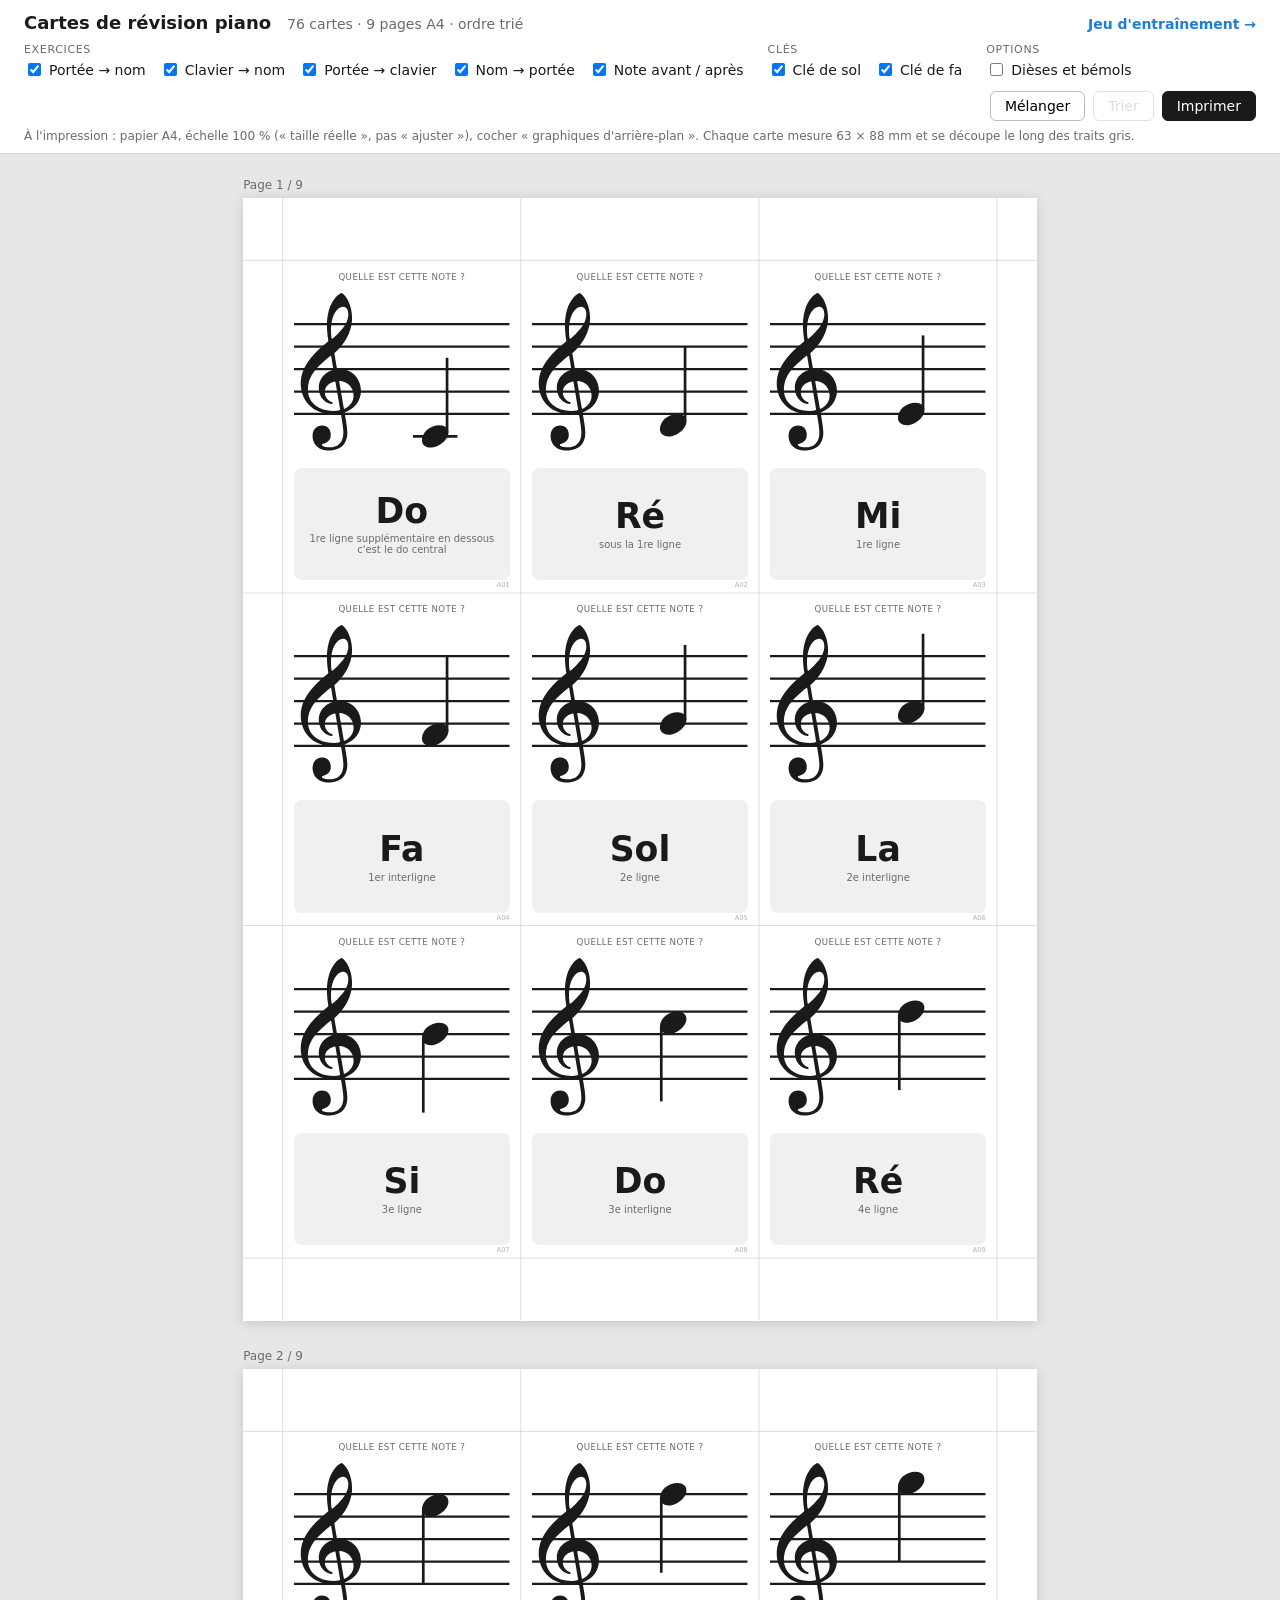
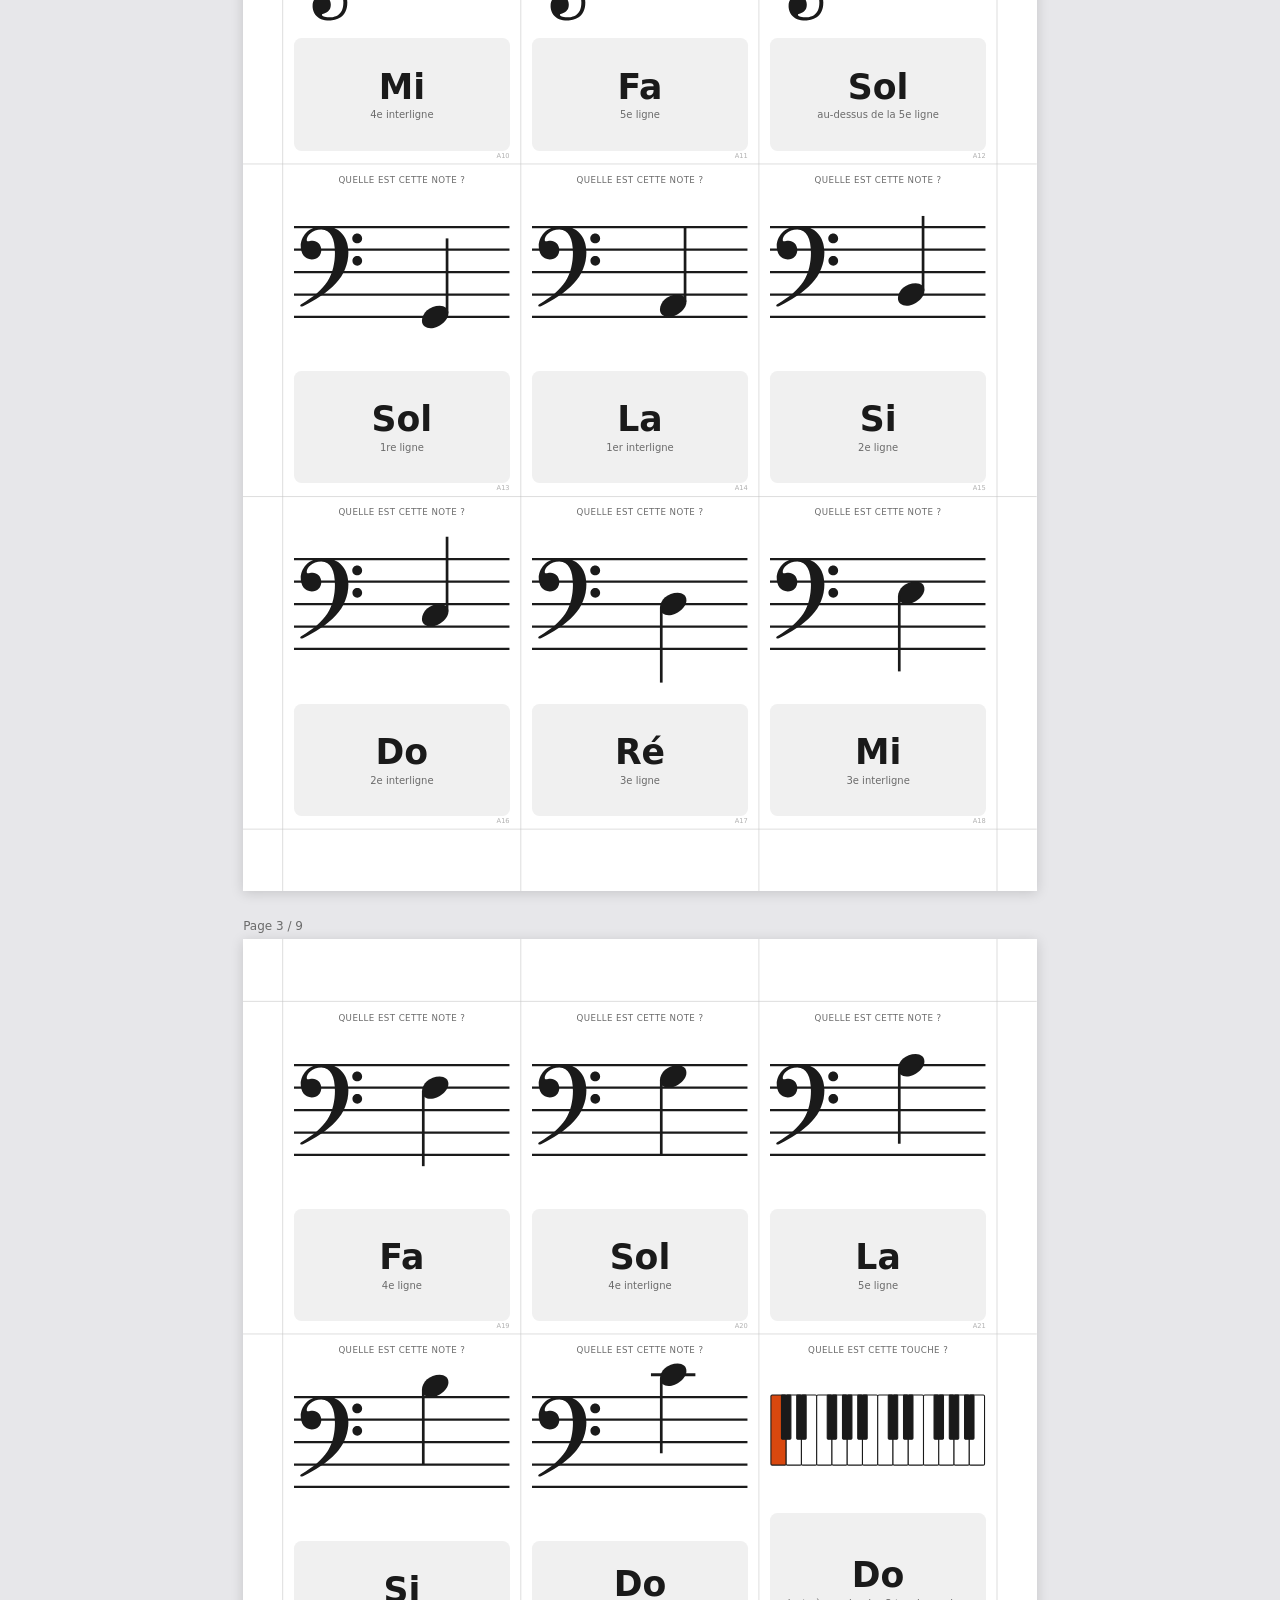
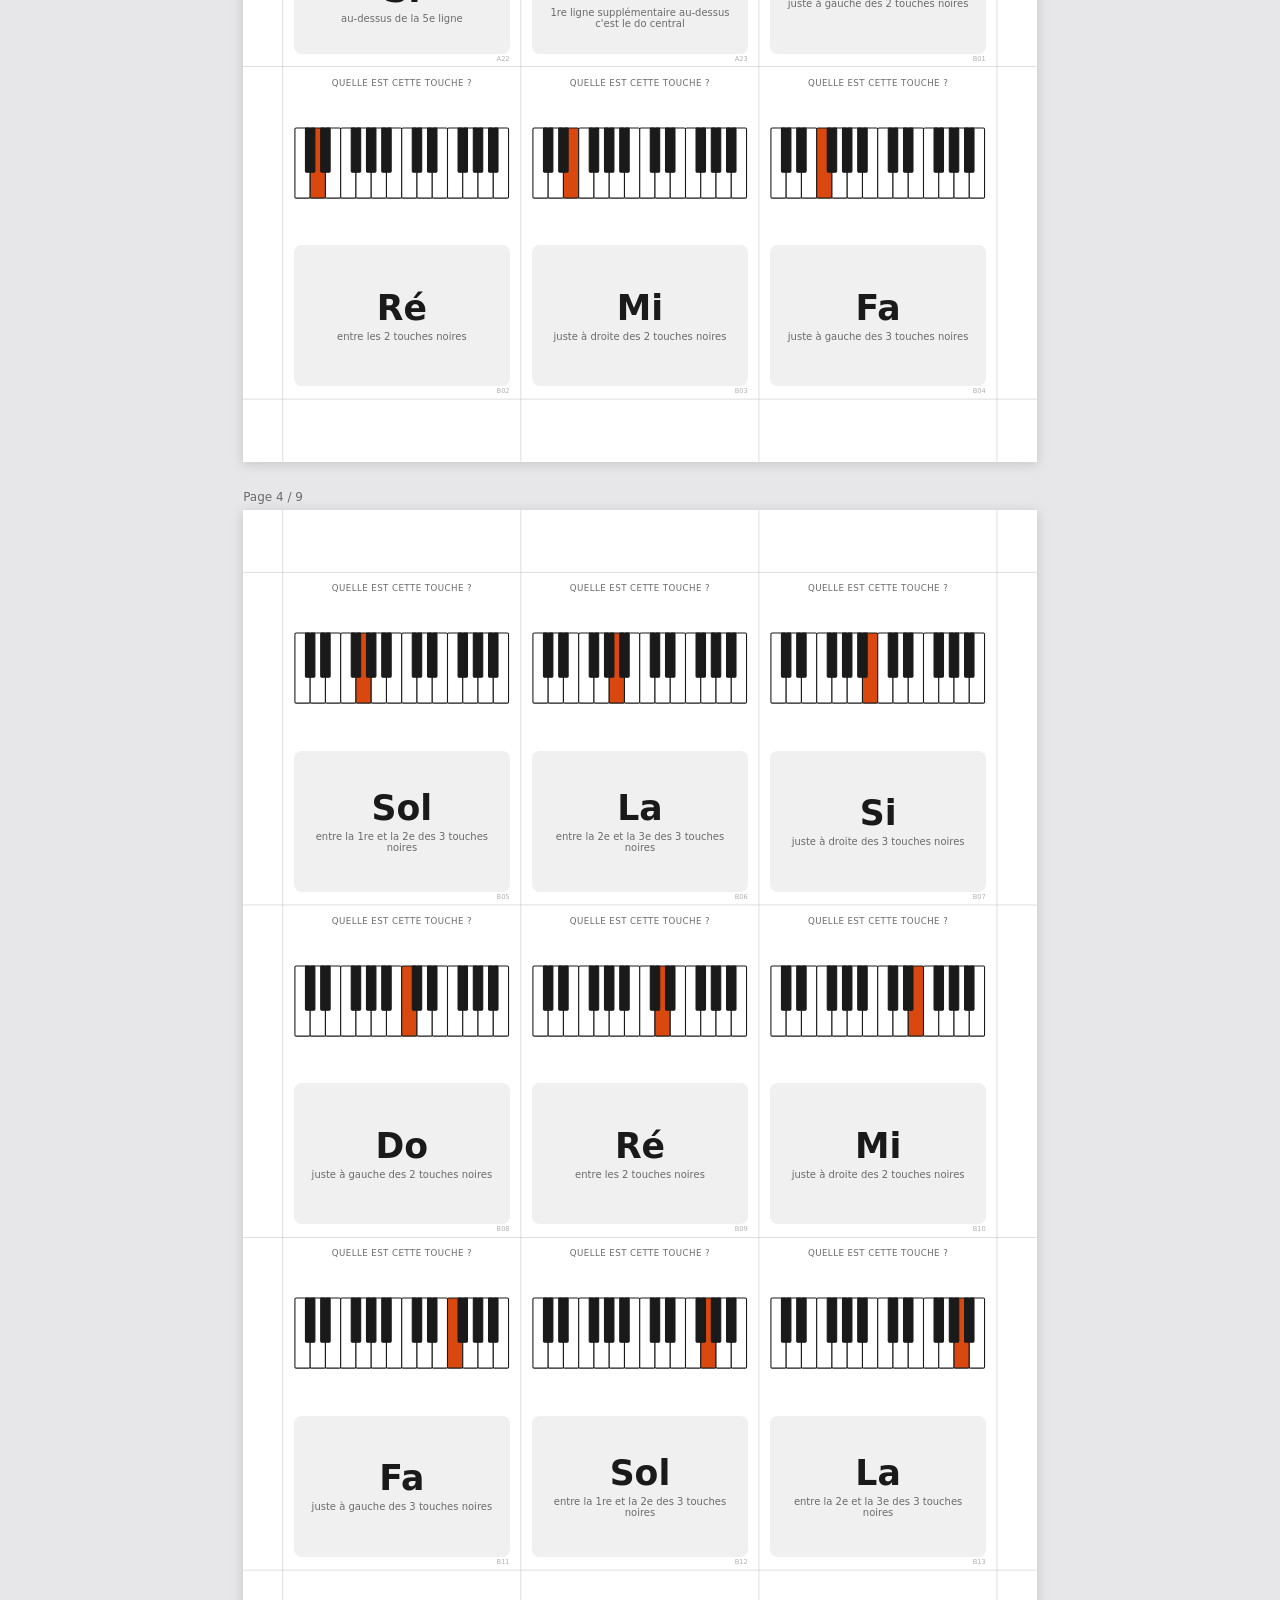
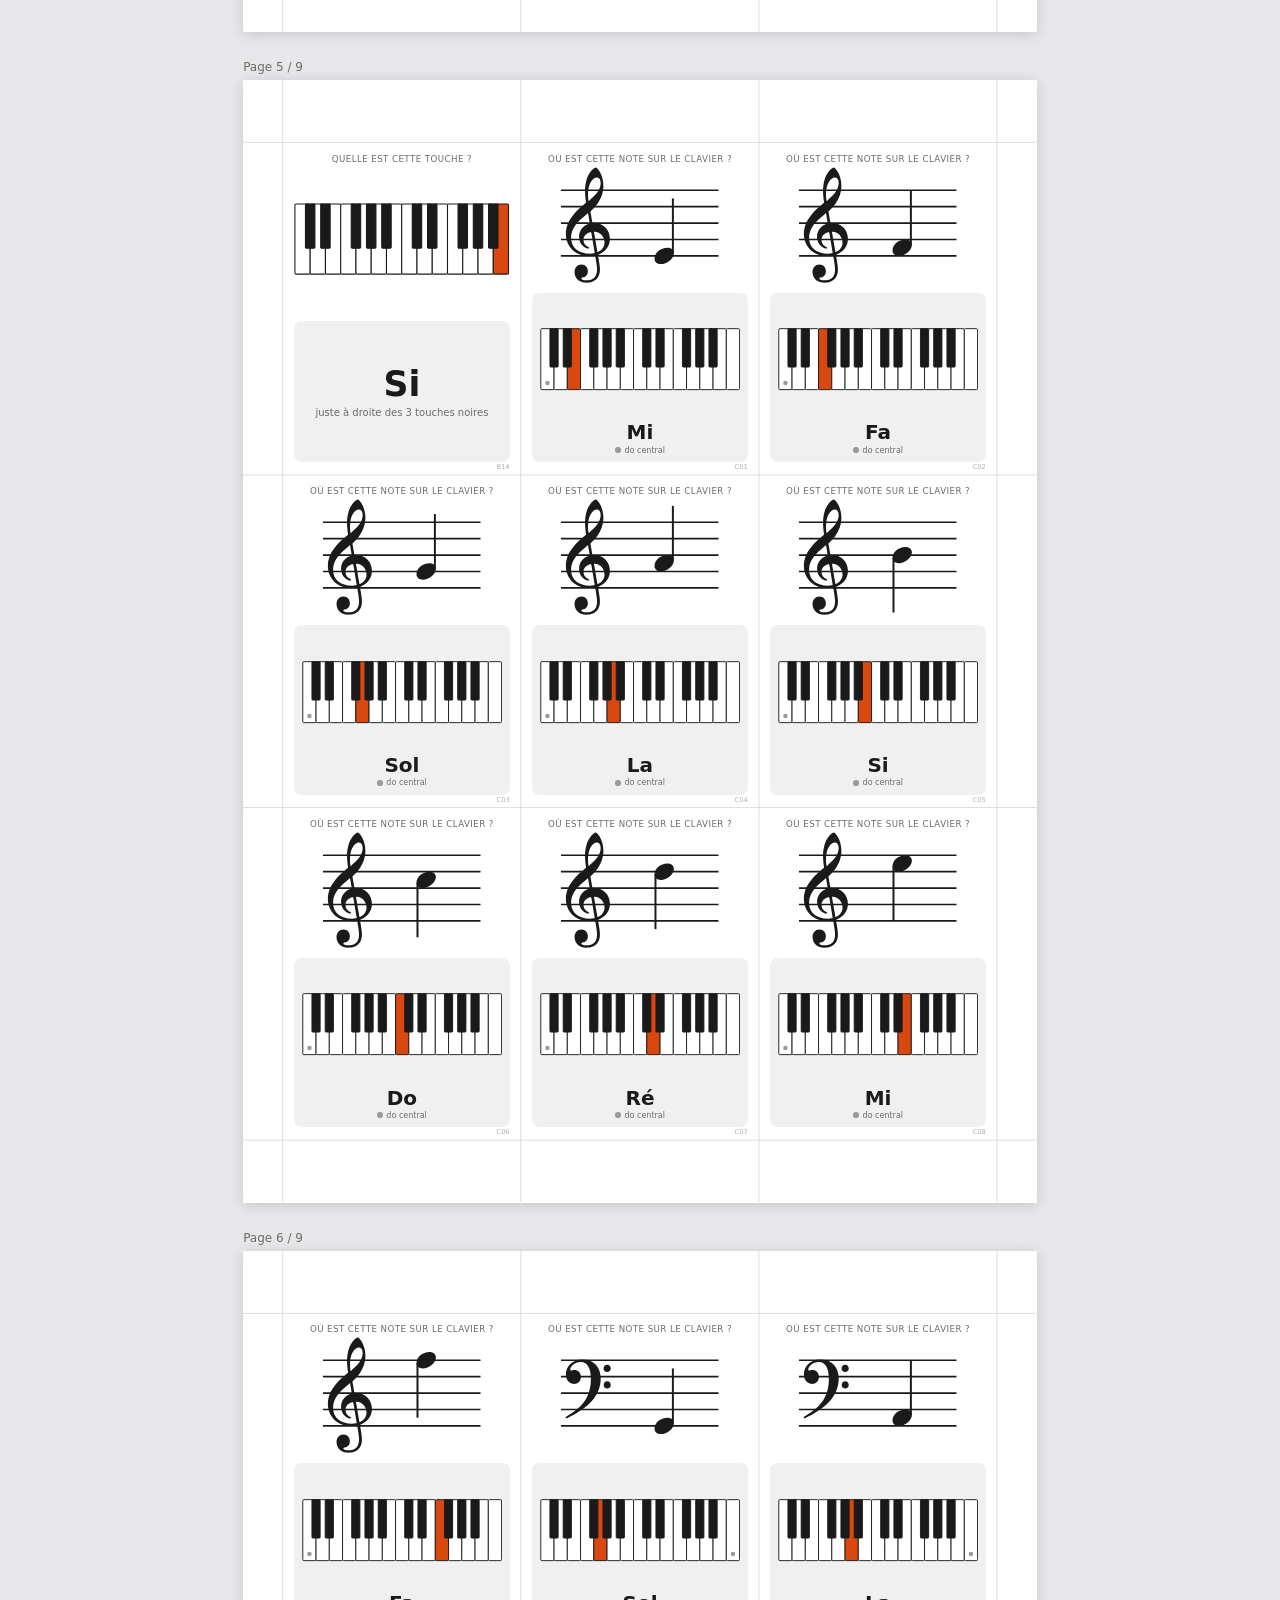
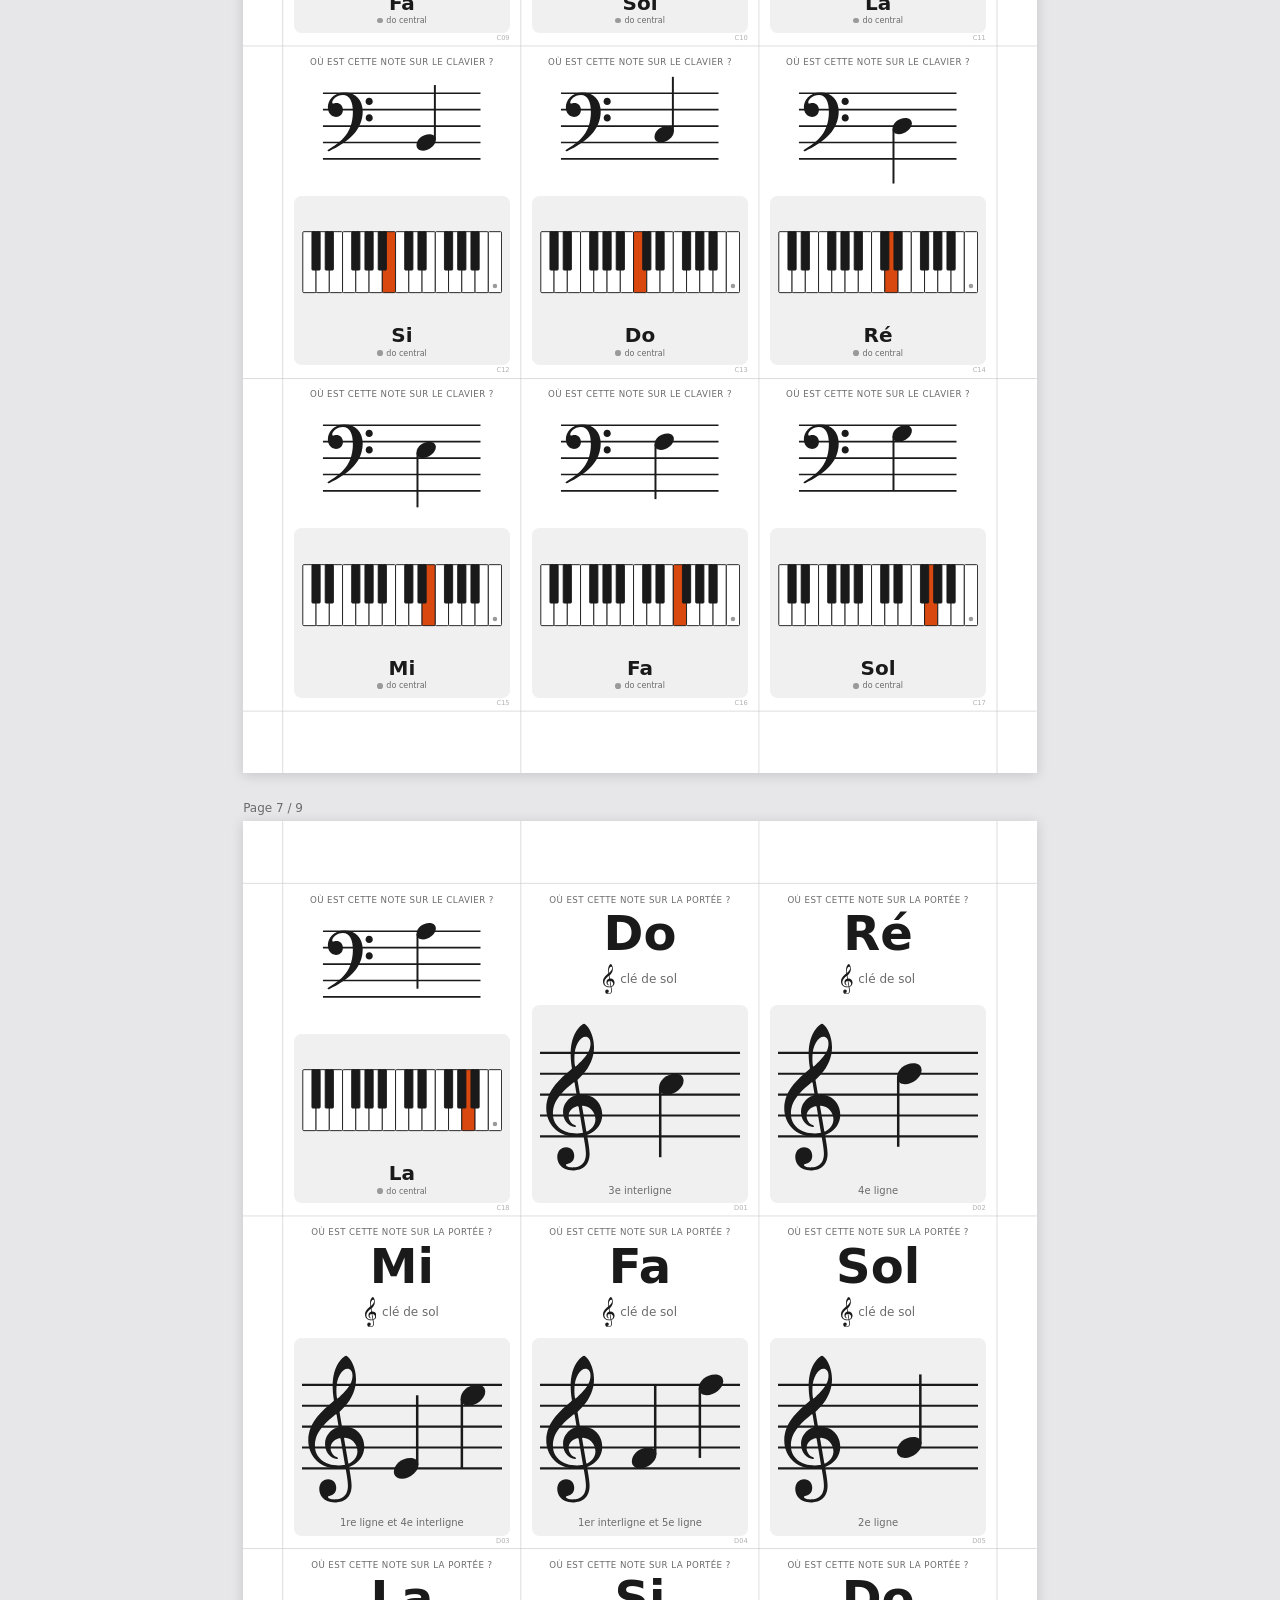
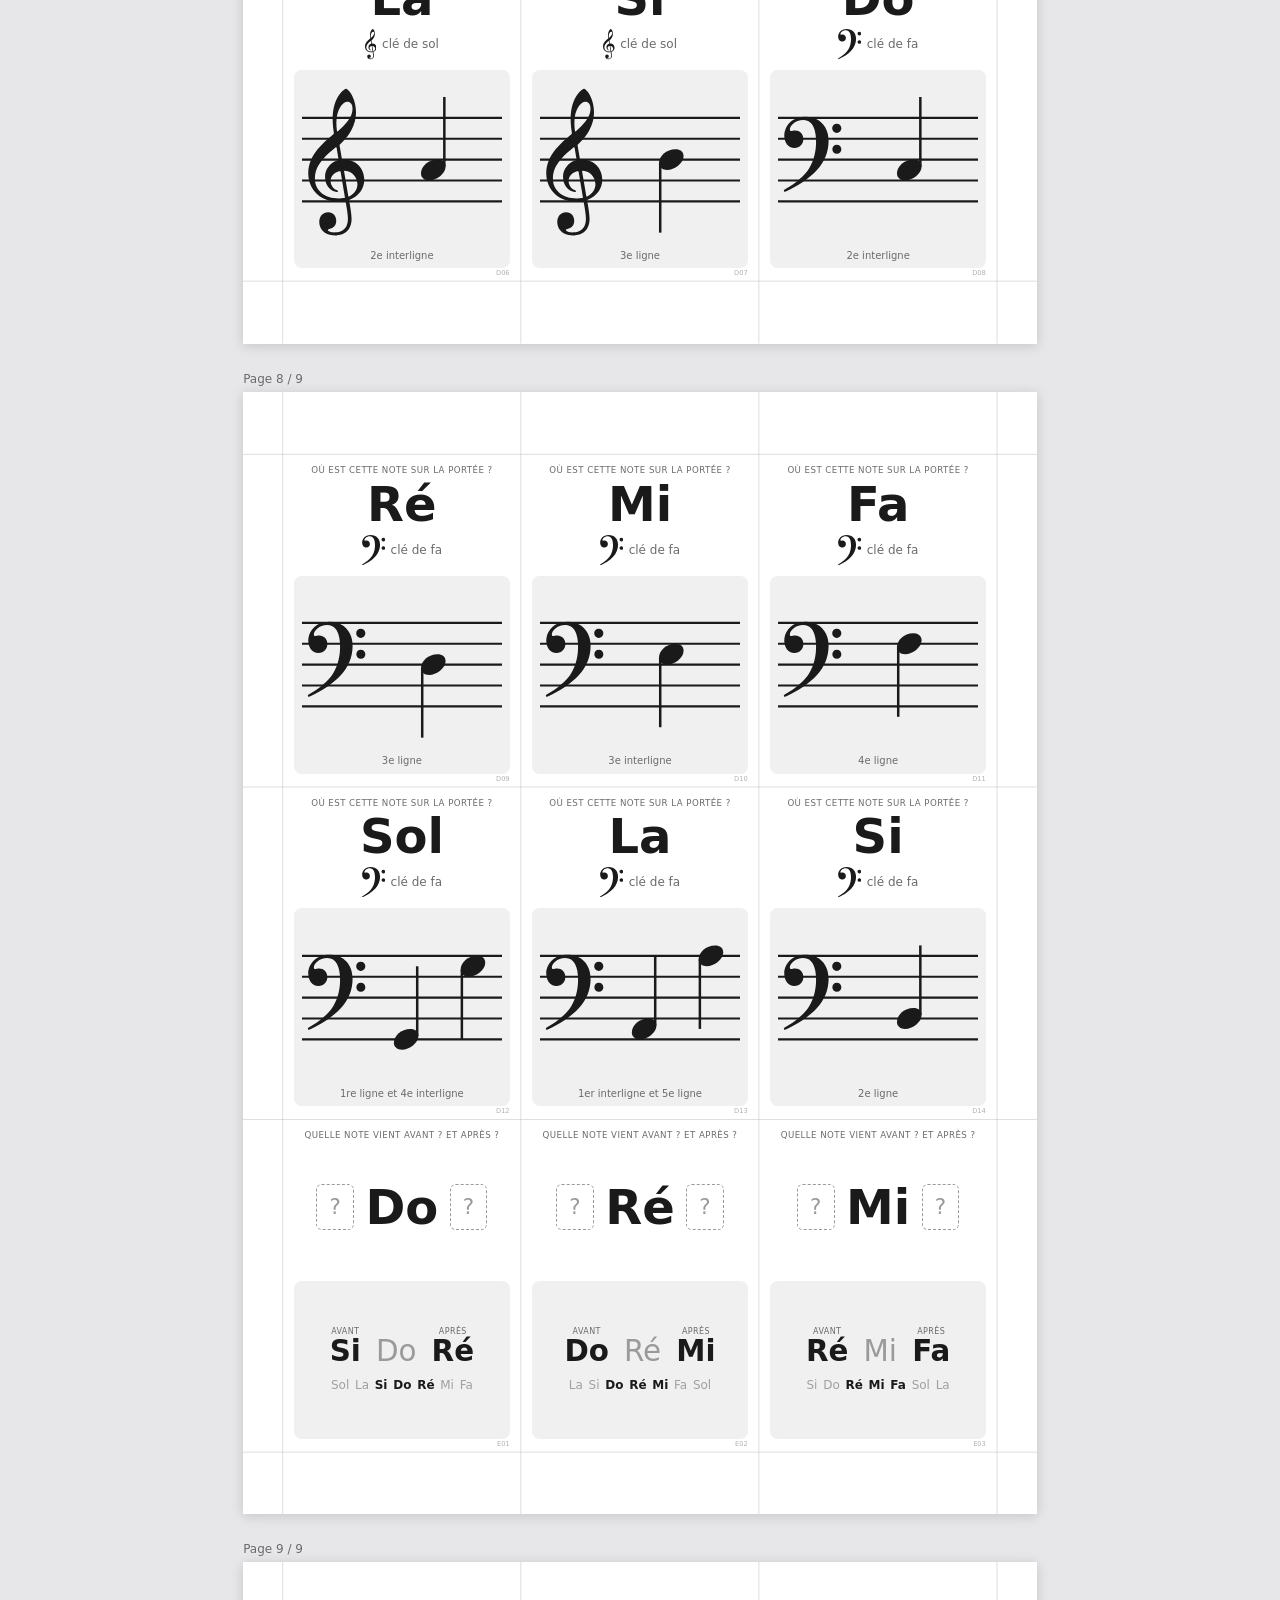
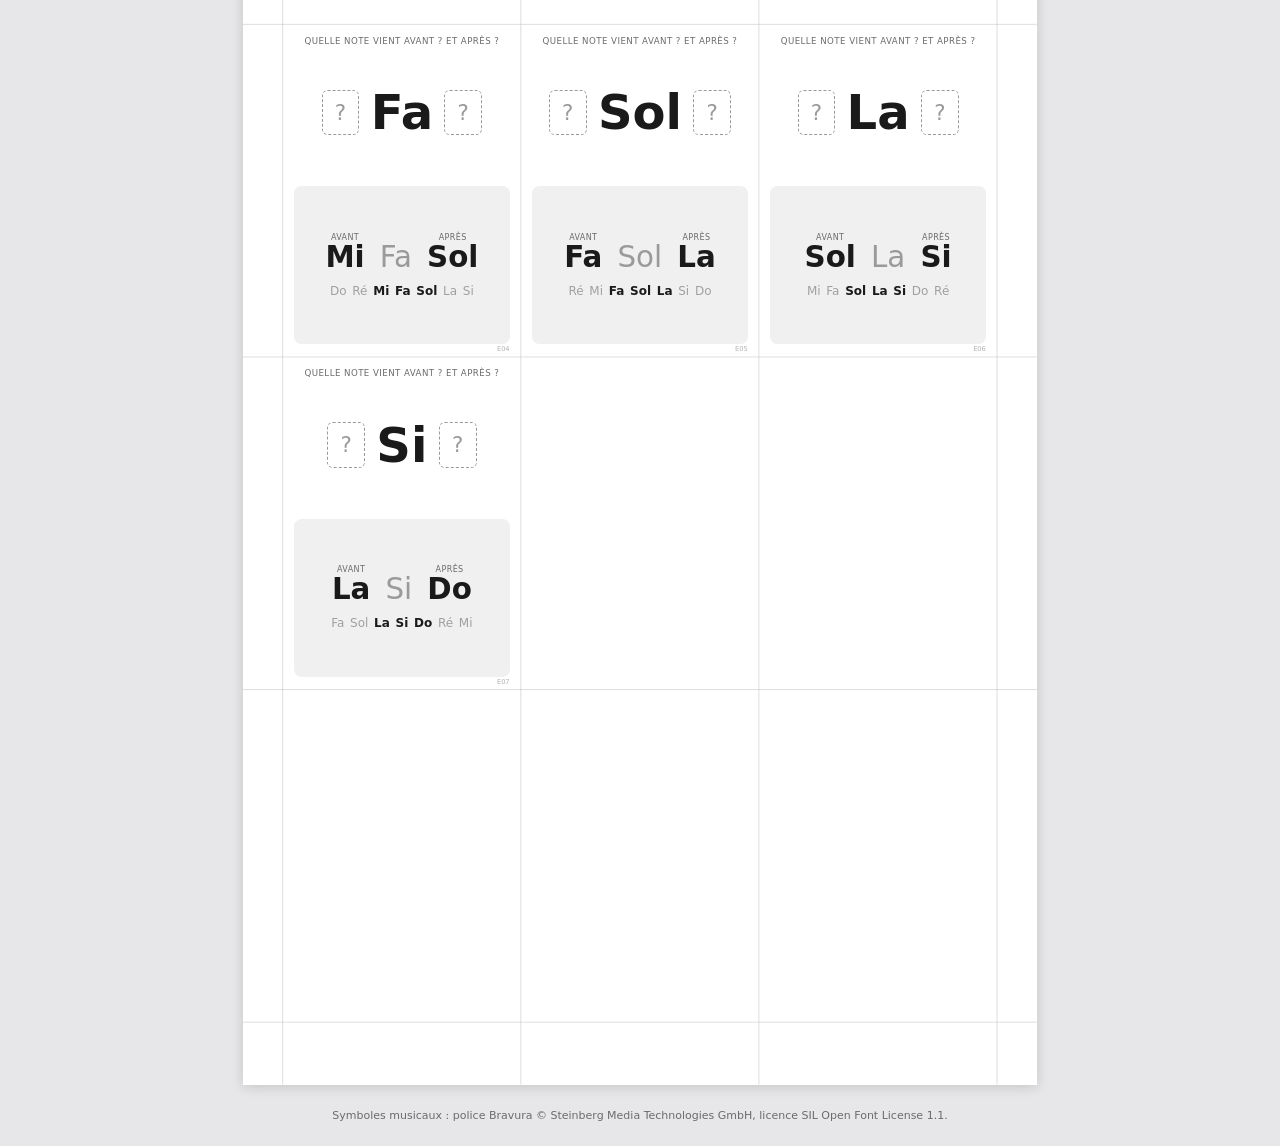
<file: index.html>
<!doctype html>
<html lang="fr">
<head>
  <meta charset="utf-8">
  <meta name="viewport" content="width=device-width, initial-scale=1">
  <title>Cartes de révision — piano</title>
  <link rel="stylesheet" href="css/cartes.css">
</head>
<body>
  <header class="toolbar">
    <div class="toolbar-head">
      <h1>Cartes de révision piano</h1>
      <p class="summary" id="summary"></p>
      <a class="game-link" href="jeu/">Jeu d'entraînement →</a>
    </div>

    <div class="controls">
      <fieldset>
        <legend>Exercices</legend>
        <label><input type="checkbox" data-type="A"><span></span></label>
        <label><input type="checkbox" data-type="B"><span></span></label>
        <label><input type="checkbox" data-type="C"><span></span></label>
        <label><input type="checkbox" data-type="D"><span></span></label>
        <label><input type="checkbox" data-type="E"><span></span></label>
      </fieldset>

      <fieldset>
        <legend>Clés</legend>
        <label><input type="checkbox" data-clef="sol"><span>Clé de sol</span></label>
        <label><input type="checkbox" data-clef="fa"><span>Clé de fa</span></label>
      </fieldset>

      <fieldset>
        <legend>Options</legend>
        <label><input type="checkbox" id="opt-acc"><span>Dièses et bémols</span></label>
      </fieldset>

      <div class="actions">
        <button type="button" id="btn-shuffle">Mélanger</button>
        <button type="button" id="btn-sort">Trier</button>
        <button type="button" id="btn-print" class="primary">Imprimer</button>
      </div>
    </div>

    <p class="tip">
      À l'impression : papier A4, échelle 100 % (« taille réelle », pas « ajuster »),
      cocher « graphiques d'arrière-plan ». Chaque carte mesure 63 × 88 mm et se découpe le long des traits gris.
    </p>
  </header>

  <main id="sheets" class="sheets"></main>

  <footer class="credits">
    Symboles musicaux : police Bravura © Steinberg Media Technologies GmbH, licence SIL Open Font License 1.1.
  </footer>

  <script src="js/glyphes.js"></script>
  <script src="js/musique.js"></script>
  <script src="js/dessin.js"></script>
  <script src="js/cartes.js"></script>
  <script src="js/app.js"></script>
</body>
</html>
</file>
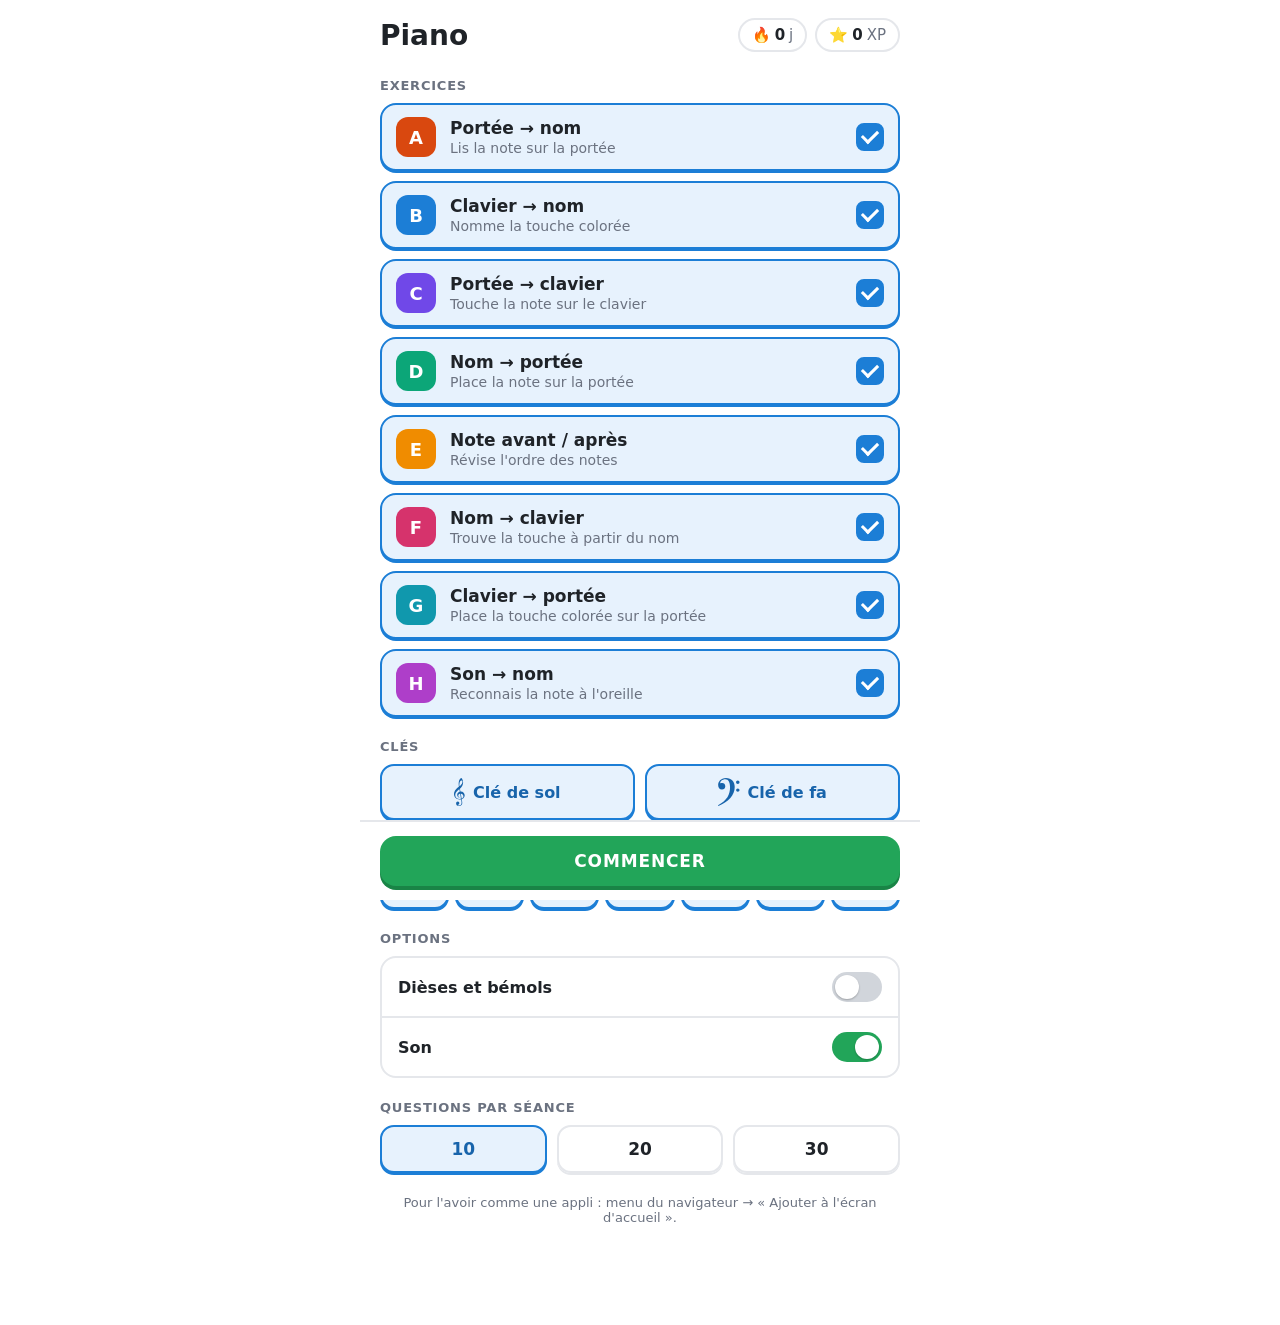
<file: jeu/index.html>
<!doctype html>
<html lang="fr">
<head>
  <meta charset="utf-8">
  <meta name="viewport" content="width=device-width, initial-scale=1, viewport-fit=cover">
  <meta name="theme-color" content="#ffffff">
  <meta name="mobile-web-app-capable" content="yes">
  <meta name="apple-mobile-web-app-capable" content="yes">
  <meta name="apple-mobile-web-app-title" content="Piano">
  <meta name="apple-mobile-web-app-status-bar-style" content="default">
  <title>Piano · Entraînement</title>
  <link rel="manifest" href="manifest.webmanifest">
  <link rel="icon" href="icones/icone.svg" type="image/svg+xml">
  <link rel="apple-touch-icon" href="icones/apple-touch-icon.png">
  <link rel="stylesheet" href="jeu.css">
</head>
<body>

  <!-- ===== Accueil : choix des exercices ===== -->
  <section id="screen-home" class="screen">
    <header class="home-head">
      <h1>Piano</h1>
      <div class="pills">
        <span class="pill" title="Jours d'entraînement d'affilée"><span aria-hidden="true">🔥</span> <b id="stat-streak">0</b> j</span>
        <span class="pill" title="Points d'expérience"><span aria-hidden="true">⭐</span> <b id="stat-xp">0</b> XP</span>
      </div>
    </header>

    <main class="home-body">
      <h2>Exercices</h2>
      <div id="exercise-list" class="exercise-list"></div>

      <h2>Clés</h2>
      <div class="chips">
        <label class="chip"><input type="checkbox" data-clef="sol"><span id="chip-sol"></span></label>
        <label class="chip"><input type="checkbox" data-clef="fa"><span id="chip-fa"></span></label>
      </div>

      <div class="section-head">
        <h2>Notes</h2>
        <button type="button" id="btn-all-notes" class="link-btn">Tout décocher</button>
      </div>
      <div id="note-list" class="note-chips"></div>

      <h2>Options</h2>
      <div class="options">
        <label class="option">
          <span>Dièses et bémols</span>
          <input type="checkbox" id="opt-acc"><span class="switch" aria-hidden="true"></span>
        </label>
        <label class="option">
          <span>Son</span>
          <input type="checkbox" id="opt-sound"><span class="switch" aria-hidden="true"></span>
        </label>
      </div>

      <h2>Questions par séance</h2>
      <div class="segmented" role="radiogroup">
        <label><input type="radio" name="length" value="10"><span>10</span></label>
        <label><input type="radio" name="length" value="20"><span>20</span></label>
        <label><input type="radio" name="length" value="30"><span>30</span></label>
      </div>

      <p id="install-hint" class="install-hint" hidden>
        Pour l'avoir comme une appli : menu du navigateur → « Ajouter à l'écran d'accueil ».
      </p>
    </main>

    <footer class="bottom-bar">
      <p id="home-hint" class="home-hint"></p>
      <button type="button" id="btn-start" class="btn btn-primary">Commencer</button>
    </footer>
  </section>

  <!-- ===== Question ===== -->
  <section id="screen-quiz" class="screen" hidden>
    <header class="quiz-head">
      <button type="button" id="btn-quit" class="icon-btn" aria-label="Quitter la séance">✕</button>
      <div class="progress"><div id="progress-fill" class="progress-fill"></div></div>
      <div id="combo" class="combo" aria-live="polite"></div>
    </header>

    <main class="quiz-body">
      <p id="q-title" class="q-title"></p>
      <div id="q-visual" class="q-visual"></div>
      <div id="q-answer" class="q-answer"></div>
    </main>

    <footer id="quiz-footer" class="bottom-bar">
      <div id="feedback" class="feedback" hidden>
        <p id="feedback-title" class="feedback-title"></p>
        <p id="feedback-detail" class="feedback-detail"></p>
      </div>
      <button type="button" id="btn-check" class="btn btn-primary" disabled>Vérifier</button>
    </footer>
  </section>

  <!-- ===== Résultats ===== -->
  <section id="screen-results" class="screen" hidden>
    <main class="results-body">
      <div id="results-emoji" class="results-emoji" aria-hidden="true">🎉</div>
      <h1 id="results-title">Séance terminée !</h1>
      <div class="tiles">
        <div class="tile"><span class="tile-label">Précision</span><b id="res-accuracy">0 %</b></div>
        <div class="tile"><span class="tile-label">XP gagnés</span><b id="res-xp">0</b></div>
        <div class="tile"><span class="tile-label">Meilleure série</span><b id="res-combo">0</b></div>
      </div>
      <div id="res-review" class="review" hidden>
        <h2>À revoir</h2>
        <ul id="res-mistakes"></ul>
      </div>
    </main>
    <footer class="bottom-bar stack">
      <button type="button" id="btn-again" class="btn btn-primary">Rejouer</button>
      <button type="button" id="btn-home" class="btn btn-secondary">Accueil</button>
    </footer>
  </section>

  <script src="../js/glyphes.js"></script>
  <script src="../js/musique.js"></script>
  <script src="../js/dessin.js"></script>
  <script src="exercices.js"></script>
  <script src="jeu.js"></script>
</body>
</html>
</file>
<file: css/cartes.css>
:root {
  --ink: #1a1a1a;
  --muted: #6b6b6b;
  --accent: #d9480f;     /* touche à trouver : reste visible en impression noir et blanc */
  --answer-bg: #f0f0f0;
  --cut: #c4c4c4;
}

* {
  box-sizing: border-box;
  -webkit-print-color-adjust: exact;
  print-color-adjust: exact;
}

html, body { margin: 0; }

body {
  font-family: system-ui, "Segoe UI", Roboto, "Helvetica Neue", Arial, sans-serif;
  color: var(--ink);
  background: #e7e7ea;
}

/* ---------- Barre d'outils (écran uniquement) ---------- */

.toolbar {
  position: sticky;
  top: 0;
  z-index: 10;
  padding: 12px 24px 10px;
  background: #fff;
  border-bottom: 1px solid #d6d6d6;
  font-size: 14px;
}

.toolbar-head {
  display: flex;
  align-items: baseline;
  gap: 16px;
  flex-wrap: wrap;
}

h1 { margin: 0; font-size: 18px; }

.summary { margin: 0; color: var(--muted); }

.game-link { margin-left: auto; font-weight: 600; color: #1c7ed6; text-decoration: none; }
.game-link:hover { text-decoration: underline; }

.controls {
  display: flex;
  flex-wrap: wrap;
  align-items: flex-end;
  gap: 12px 24px;
  margin-top: 10px;
}

fieldset {
  display: flex;
  gap: 4px 14px;
  flex-wrap: wrap;
  margin: 0;
  padding: 0;
  border: 0;
}

legend {
  padding: 0;
  margin-bottom: 4px;
  font-size: 11px;
  text-transform: uppercase;
  letter-spacing: .06em;
  color: var(--muted);
}

label { display: inline-flex; align-items: center; gap: 5px; cursor: pointer; white-space: nowrap; }

.actions { display: flex; gap: 8px; margin-left: auto; }

button {
  font: inherit;
  padding: 6px 14px;
  border: 1px solid #bdbdbd;
  border-radius: 6px;
  background: #fff;
  cursor: pointer;
}
button:hover:not(:disabled) { background: #f3f3f3; }
button:disabled { opacity: .45; cursor: default; }
button.primary { background: var(--ink); border-color: var(--ink); color: #fff; }
button.primary:hover { background: #333; }

.tip { margin: 8px 0 0; font-size: 12px; color: var(--muted); }

.credits { padding: 0 24px 24px; text-align: center; font-size: 11px; color: var(--muted); }

.empty-msg { margin: 48px; text-align: center; color: var(--muted); }

/* ---------- Feuilles A4 ---------- */

.sheets {
  display: flex;
  flex-direction: column;
  align-items: center;
  gap: 28px;
  padding: 24px;
}

.page-label { margin-bottom: 6px; font-size: 12px; color: var(--muted); }

.sheet {
  position: relative;
  width: 210mm;
  height: 297mm;
  overflow: hidden;
  background: #fff;
  box-shadow: 0 2px 12px rgba(0, 0, 0, .15);
}

.grid {
  position: absolute;
  left: 10.5mm;   /* (210 - 3 × 63) / 2 */
  top: 16.5mm;    /* (297 - 3 × 88) / 2 */
  display: grid;
  grid-template-columns: repeat(3, 63mm);
  grid-template-rows: repeat(3, 88mm);
}

.cutlines {
  position: absolute;
  inset: 0;
  width: 100%;
  height: 100%;
  pointer-events: none;
  stroke: var(--cut);
  stroke-width: .15;
}

/* ---------- Carte ---------- */

.card {
  position: relative;
  display: flex;
  flex-direction: column;
  gap: 2mm;
  width: 63mm;
  height: 88mm;
  padding: 3mm 3mm 3.4mm;
  overflow: hidden;
}

.zone {
  display: flex;
  flex-direction: column;
  align-items: center;
  flex-basis: 0;
  flex-shrink: 1;
  min-height: 0;
}

.label {
  flex: none;
  font-size: 6.5pt;
  letter-spacing: .05em;
  text-transform: uppercase;
  text-align: center;
  color: var(--muted);
}

.a {
  justify-content: center;
  padding: 2mm;
  border-radius: 2mm;
  background: var(--answer-bg);
}

.visual {
  position: relative;
  flex: 1 1 0;
  min-height: 0;
  width: 100%;
}

.visual > svg {
  position: absolute;
  inset: 0;
  width: 100%;
  height: 100%;
}

.name {
  font-size: 26pt;
  font-weight: 700;
  line-height: 1.05;
  text-align: center;
}
.name-lg { font-size: 36pt; }
.name-md { font-size: 17pt; }
.name-sm { font-size: 15pt; margin-top: 1mm; }

.sub {
  margin-top: 1.2mm;
  font-size: 7.5pt;
  text-align: center;
  color: var(--muted);
}

.legend {
  display: flex;
  align-items: center;
  gap: 1mm;
  margin-top: .6mm;
  font-size: 6pt;
  color: var(--muted);
}

.dot {
  display: inline-block;
  width: 1.5mm;
  height: 1.5mm;
  border-radius: 50%;
  background: #9a9a9a;
}

.prompt {
  flex: 1;
  display: flex;
  flex-direction: column;
  align-items: center;
  justify-content: center;
  gap: 1.5mm;
}

.clef-line {
  display: flex;
  align-items: center;
  gap: 1.5mm;
  font-size: 9pt;
  color: var(--muted);
}

.clef-icon { height: 8mm; width: auto; fill: var(--ink); }

.acc { width: auto; margin-left: .04em; fill: currentColor; }

/* Cartes « note avant / après » */
.neighbors-q { display: flex; align-items: center; gap: 3mm; }

.blank {
  display: inline-flex;
  align-items: center;
  justify-content: center;
  width: 10mm;
  height: 12mm;
  border: .3mm dashed #9a9a9a;
  border-radius: 1.5mm;
  font-size: 16pt;
  color: #9a9a9a;
}

.neighbors { display: flex; align-items: flex-end; justify-content: center; gap: 4mm; }
.neighbor { display: flex; flex-direction: column; align-items: center; }
.neighbor .name { font-size: 22pt; }
.neighbor.current .name { font-weight: 400; color: #9a9a9a; }

.tag {
  font-size: 6pt;
  letter-spacing: .05em;
  text-transform: uppercase;
  color: var(--muted);
}

.cycle { margin-top: 3mm; font-size: 9pt; word-spacing: .5mm; color: #a0a0a0; }
.cycle b { color: var(--ink); }

.id {
  position: absolute;
  right: 3mm;
  bottom: 1mm;
  font-size: 5pt;
  color: #b0b0b0;
}

/* ---------- Dessins SVG ---------- */

.staff { fill: var(--ink); }
.staff-line { stroke: var(--ink); stroke-width: 1; }
.ledger-line { stroke: var(--ink); stroke-width: 1.25; }

.key-white { fill: #fff; stroke: var(--ink); stroke-width: .7; }
.key-black { fill: var(--ink); stroke: var(--ink); stroke-width: .7; }
.keyboard .hl { fill: var(--accent); }
.middle-c { fill: #9a9a9a; }

/* ---------- Impression ---------- */

@page {
  size: A4 portrait;
  margin: 0;
}

@media print {
  body { background: #fff; }

  .toolbar,
  .page-label,
  .credits { display: none !important; }

  .sheets { display: block; padding: 0; }

  .sheet {
    box-shadow: none;
    break-after: page;
  }

  .sheet-wrap:last-child .sheet { break-after: auto; }
}
</file>
<file: jeu/jeu.css>
:root {
  --ink: #1f2328;
  --muted: #6b7280;
  --line: #e5e7eb;
  --line-dark: #d1d5db;
  --bg: #ffffff;
  --soft: #f6f7f9;
  --green: #22a559;
  --green-dark: #198446;
  --green-soft: #e4f6eb;
  --red: #e5484d;
  --red-dark: #b83237;
  --red-soft: #fdeced;
  --blue: #1c7ed6;
  --blue-dark: #1864ab;
  --blue-soft: #e7f2fd;
  --orange: #f08c00;
  --accent: #d9480f;   /* touche à nommer : même couleur que sur les cartes */
}

* { box-sizing: border-box; }

html { -webkit-text-size-adjust: 100%; }

body {
  margin: 0;
  font-family: system-ui, -apple-system, "Segoe UI", Roboto, "Helvetica Neue", Arial, sans-serif;
  color: var(--ink);
  background: var(--bg);
  -webkit-tap-highlight-color: transparent;
  touch-action: manipulation;
  -webkit-user-select: none;
  user-select: none;
}

button { font: inherit; color: inherit; }

[hidden] { display: none !important; }

.screen {
  display: flex;
  flex-direction: column;
  max-width: 560px;
  min-height: 100vh;
  min-height: 100dvh;
  margin: 0 auto;
}

h1 { margin: 0; font-size: 28px; font-weight: 800; }

h2 {
  margin: 22px 0 10px;
  font-size: 13px;
  font-weight: 700;
  letter-spacing: .06em;
  text-transform: uppercase;
  color: var(--muted);
}

/* ---------- Boutons ---------- */

.btn {
  display: block;
  width: 100%;
  padding: 15px;
  border: 0;
  border-radius: 16px;
  font-size: 17px;
  font-weight: 800;
  letter-spacing: .05em;
  text-transform: uppercase;
  cursor: pointer;
}
.btn-primary { background: var(--green); color: #fff; box-shadow: 0 4px 0 var(--green-dark); }
.btn-danger { background: var(--red); box-shadow: 0 4px 0 var(--red-dark); }
.btn-secondary { background: #fff; color: var(--blue); border: 2px solid var(--line); box-shadow: 0 4px 0 var(--line); }
.btn:active:not(:disabled) { transform: translateY(4px); box-shadow: none; }
.btn:disabled { background: var(--line); color: #9ca3af; box-shadow: 0 4px 0 var(--line-dark); cursor: default; }

.bottom-bar {
  position: sticky;
  bottom: 0;
  padding: 14px 20px calc(14px + env(safe-area-inset-bottom));
  background: var(--bg);
  border-top: 2px solid var(--line);
}
.bottom-bar.stack { display: flex; flex-direction: column; gap: 14px; }

/* ---------- Accueil ---------- */

.home-head {
  display: flex;
  align-items: center;
  justify-content: space-between;
  padding: calc(18px + env(safe-area-inset-top)) 20px 4px;
}

.pills { display: flex; gap: 8px; }
.pill {
  display: inline-flex;
  align-items: center;
  gap: 4px;
  padding: 6px 12px;
  border: 2px solid var(--line);
  border-radius: 999px;
  font-size: 15px;
  color: var(--muted);
}
.pill b { color: var(--ink); }

.home-body { flex: 1; padding: 0 20px 20px; }

.exercise, .chip, .option, .segmented label { position: relative; cursor: pointer; }

.exercise input, .chip input, .option input, .segmented input {
  position: absolute;
  opacity: 0;
  pointer-events: none;
}

.exercise-list { display: flex; flex-direction: column; gap: 10px; }

.exercise {
  display: flex;
  align-items: center;
  gap: 14px;
  padding: 12px 14px;
  border: 2px solid var(--line);
  border-radius: 16px;
  box-shadow: 0 2px 0 var(--line);
}
.exercise:has(input:checked) { border-color: var(--blue); background: var(--blue-soft); box-shadow: 0 2px 0 var(--blue); }

.ex-badge {
  flex: none;
  display: inline-flex;
  align-items: center;
  justify-content: center;
  width: 40px;
  height: 40px;
  border-radius: 12px;
  font-size: 18px;
  font-weight: 800;
  color: #fff;
}
.ex-A { background: #d9480f; }
.ex-B { background: #1c7ed6; }
.ex-C { background: #7048e8; }
.ex-D { background: #0ca678; }
.ex-E { background: #f08c00; }
.ex-F { background: #d6336c; }
.ex-G { background: #1098ad; }
.ex-H { background: #ae3ec9; }

.ex-text { flex: 1; display: flex; flex-direction: column; gap: 2px; }
.ex-title { font-size: 17px; font-weight: 700; }
.ex-desc { font-size: 14px; color: var(--muted); }

.checkbox {
  flex: none;
  display: flex;
  align-items: center;
  justify-content: center;
  width: 28px;
  height: 28px;
  border: 2px solid var(--line-dark);
  border-radius: 8px;
  background: #fff;
}
input:checked + .checkbox { background: var(--blue); border-color: var(--blue); }
input:checked + .checkbox::after {
  content: '';
  width: 7px;
  height: 13px;
  border: solid #fff;
  border-width: 0 3px 3px 0;
  transform: translateY(-2px) rotate(45deg);
}

.chips { display: flex; gap: 10px; }
.chip { flex: 1; }
.chip span,
.segmented span {
  display: flex;
  align-items: center;
  justify-content: center;
  gap: 8px;
  padding: 12px;
  border: 2px solid var(--line);
  border-radius: 14px;
  box-shadow: 0 2px 0 var(--line);
  font-weight: 700;
}
.chip .clef-icon { width: auto; height: 28px; fill: currentColor; }
.chip input:checked + span,
.segmented input:checked + span {
  border-color: var(--blue);
  background: var(--blue-soft);
  color: var(--blue-dark);
  box-shadow: 0 2px 0 var(--blue);
}

.section-head { display: flex; align-items: baseline; justify-content: space-between; }
.link-btn {
  padding: 4px 0;
  border: 0;
  background: none;
  font-size: 14px;
  font-weight: 700;
  color: var(--blue);
  cursor: pointer;
}

.note-chips { display: grid; grid-template-columns: repeat(7, 1fr); gap: 6px; }
.note-chip span { padding: 10px 0; font-size: 15px; }

.options { border: 2px solid var(--line); border-radius: 16px; overflow: hidden; }
.option {
  display: flex;
  align-items: center;
  justify-content: space-between;
  padding: 14px 16px;
  font-weight: 600;
}
.option + .option { border-top: 2px solid var(--line); }

.switch {
  position: relative;
  flex: none;
  width: 50px;
  height: 30px;
  border-radius: 999px;
  background: var(--line-dark);
  transition: background .2s;
}
.switch::after {
  content: '';
  position: absolute;
  top: 3px;
  left: 3px;
  width: 24px;
  height: 24px;
  border-radius: 50%;
  background: #fff;
  box-shadow: 0 1px 2px rgba(0, 0, 0, .25);
  transition: transform .2s;
}
input:checked + .switch { background: var(--green); }
input:checked + .switch::after { transform: translateX(20px); }

.segmented { display: flex; gap: 10px; }
.segmented label { flex: 1; }
.segmented span { font-size: 17px; font-weight: 800; }

.install-hint { margin: 22px 0 0; font-size: 13px; text-align: center; color: var(--muted); }

.home-hint { margin: 0 0 10px; font-size: 14px; text-align: center; color: var(--red-dark); }
.home-hint:empty { display: none; }

/* ---------- Question ---------- */

.quiz-head {
  display: flex;
  align-items: center;
  gap: 12px;
  padding: calc(12px + env(safe-area-inset-top)) 16px 4px;
}

.icon-btn {
  flex: none;
  width: 40px;
  height: 40px;
  border: 0;
  background: none;
  font-size: 24px;
  color: var(--muted);
  cursor: pointer;
}

.progress { flex: 1; height: 16px; border-radius: 999px; background: var(--line); overflow: hidden; }
.progress-fill {
  width: 0;
  height: 100%;
  border-radius: inherit;
  background: var(--green);
  transition: width .4s ease;
}

.combo {
  flex: none;
  min-width: 52px;
  font-weight: 800;
  text-align: right;
  color: var(--orange);
  opacity: 0;
  transform: scale(.6);
  transition: opacity .2s, transform .2s;
}
.combo.visible { opacity: 1; transform: scale(1); }

.quiz-body { flex: 1; display: flex; flex-direction: column; gap: 14px; padding: 8px 20px 18px; }

.q-title { margin: 6px 0 0; font-size: 22px; font-weight: 800; }

.q-visual { display: flex; flex-direction: column; align-items: center; justify-content: center; }
.q-visual .staff { width: 100%; max-height: 32vh; }
.q-visual.type-C .staff { max-height: 28vh; }
.q-visual .keyboard { width: 100%; }

.q-answer { margin-top: auto; }
.q-answer .keyboard { display: block; width: 100%; }
.q-answer .keyboard rect { cursor: pointer; }
.picker .staff { display: block; width: 100%; max-height: 40vh; }

/* Dessins */
.staff { fill: var(--ink); }
.staff-line { stroke: var(--ink); stroke-width: 1; }
.ledger-line { stroke: var(--ink); stroke-width: 1.25; }
.note.sel { fill: var(--blue); }
.note.right { fill: var(--green); }
.note.wrong { fill: var(--red); }
.note.sel .ledger-line { stroke: var(--blue); }
.note.right .ledger-line { stroke: var(--green); }
.note.wrong .ledger-line { stroke: var(--red); }
.zone { fill: transparent; cursor: pointer; }

.key-white { fill: #fff; stroke: var(--ink); stroke-width: .7; }
.key-black { fill: var(--ink); stroke: var(--ink); stroke-width: .7; }
.keyboard .hl { fill: var(--accent); }
.keyboard .sel { fill: var(--blue); }
.keyboard .right { fill: var(--green); }
.keyboard .wrong { fill: var(--red); }
.middle-c { fill: #9a9a9a; pointer-events: none; }

.clef-icon { fill: currentColor; }
.acc { width: auto; margin-left: .04em; fill: currentColor; }

.legend {
  display: flex;
  align-items: center;
  justify-content: center;
  gap: 6px;
  margin: 8px 0 0;
  font-size: 13px;
  color: var(--muted);
}
.dot { width: 9px; height: 9px; border-radius: 50%; background: #9a9a9a; }

/* Choix de réponse */
.keypad { display: grid; grid-template-columns: repeat(4, 1fr); gap: 10px; }
.acc-row { display: grid; grid-template-columns: repeat(3, 1fr); gap: 10px; margin-top: 10px; }

.choice {
  padding: 14px 4px;
  border: 2px solid var(--line);
  border-radius: 14px;
  background: #fff;
  box-shadow: 0 3px 0 var(--line);
  font-size: 20px;
  font-weight: 700;
  cursor: pointer;
}
.choice.small { padding: 10px 4px; font-size: 15px; }
.choice:active { transform: translateY(3px); box-shadow: none; }
.locked .choice:active { transform: none; box-shadow: 0 3px 0 var(--line); }
.choice.selected { border-color: var(--blue); background: var(--blue-soft); color: var(--blue-dark); box-shadow: 0 3px 0 var(--blue); }
.choice.correct { border-color: var(--green); background: var(--green-soft); color: var(--green-dark); box-shadow: 0 3px 0 var(--green); }
.choice.wrong { border-color: var(--red); background: var(--red-soft); color: var(--red-dark); box-shadow: 0 3px 0 var(--red); }

/* Nom → portée */
.prompt-name { font-size: 64px; font-weight: 800; line-height: 1.1; }
.prompt-clef { display: flex; align-items: center; gap: 8px; font-size: 17px; color: var(--muted); }
.prompt-clef .clef-icon { width: auto; height: 34px; }

/* Son → nom */
.listen { display: flex; flex-direction: column; align-items: center; gap: 14px; padding: 10px 0; }
.play-btn {
  width: 104px;
  height: 104px;
  border: 0;
  border-radius: 50%;
  background: var(--blue);
  box-shadow: 0 5px 0 var(--blue-dark);
  font-size: 44px;
  cursor: pointer;
}
.play-btn:active { transform: translateY(5px); box-shadow: none; }
.listen-actions { display: flex; gap: 10px; }
.listen-actions .choice { padding: 10px 14px; }
.listen .legend { margin: 0; }
.reveal { width: 100%; margin-top: 14px; }
.reveal .keyboard { display: block; width: 100%; }

/* Note avant / après */
.slots { display: flex; align-items: center; justify-content: center; gap: 16px; padding: 18px 0; }
.slot {
  display: flex;
  flex-direction: column;
  align-items: center;
  justify-content: center;
  gap: 2px;
  width: 86px;
  height: 92px;
  border: 2px dashed var(--line-dark);
  border-radius: 16px;
  background: var(--soft);
  cursor: pointer;
}
.slot small { font-size: 11px; font-weight: 700; letter-spacing: .06em; text-transform: uppercase; color: var(--muted); }
.slot span { font-size: 26px; font-weight: 800; color: var(--muted); }
.slot.filled { border-style: solid; border-color: var(--blue); background: var(--blue-soft); }
.slot.filled span { color: var(--blue-dark); }
.slot.correct { border-color: var(--green); background: var(--green-soft); }
.slot.correct span { color: var(--green-dark); }
.slot.wrong { border-color: var(--red); background: var(--red-soft); }
.slot.wrong span { color: var(--red-dark); }
.slot-note { font-size: 44px; font-weight: 800; }

/* Correction */
.feedback { margin-bottom: 12px; animation: slide-up .25s ease; }
.feedback-title { margin: 0; font-size: 22px; font-weight: 800; }
.feedback-detail { margin: 4px 0 0; font-size: 16px; }
.bottom-bar.ok { background: var(--green-soft); border-top-color: transparent; }
.bottom-bar.ok .feedback-title { color: var(--green-dark); }
.bottom-bar.ko { background: var(--red-soft); border-top-color: transparent; }
.bottom-bar.ko .feedback-title { color: var(--red-dark); }

@keyframes slide-up {
  from { opacity: 0; transform: translateY(12px); }
  to { opacity: 1; transform: none; }
}

/* ---------- Résultats ---------- */

.results-body {
  flex: 1;
  display: flex;
  flex-direction: column;
  align-items: center;
  padding: calc(40px + env(safe-area-inset-top)) 20px 20px;
  text-align: center;
}
.results-emoji { font-size: 72px; line-height: 1.2; animation: pop .5s ease; }
.results-body h1 { margin-top: 8px; }

.tiles { display: grid; grid-template-columns: repeat(3, 1fr); gap: 10px; width: 100%; margin-top: 24px; }
.tile { display: flex; flex-direction: column; gap: 6px; padding: 14px 8px; border: 2px solid var(--line); border-radius: 16px; }
.tile-label { font-size: 12px; font-weight: 700; letter-spacing: .04em; text-transform: uppercase; color: var(--muted); }
.tile b { font-size: 24px; }

.review { width: 100%; margin-top: 8px; text-align: left; }
.review ul { display: flex; flex-direction: column; gap: 8px; margin: 0; padding: 0; list-style: none; }
.review li {
  display: flex;
  align-items: center;
  gap: 12px;
  padding: 10px 12px;
  border: 2px solid var(--line);
  border-radius: 14px;
  font-size: 15px;
}
.review .ex-badge { width: 30px; height: 30px; border-radius: 9px; font-size: 14px; }

@keyframes pop {
  0% { transform: scale(.3); }
  70% { transform: scale(1.15); }
  100% { transform: scale(1); }
}
</file>
